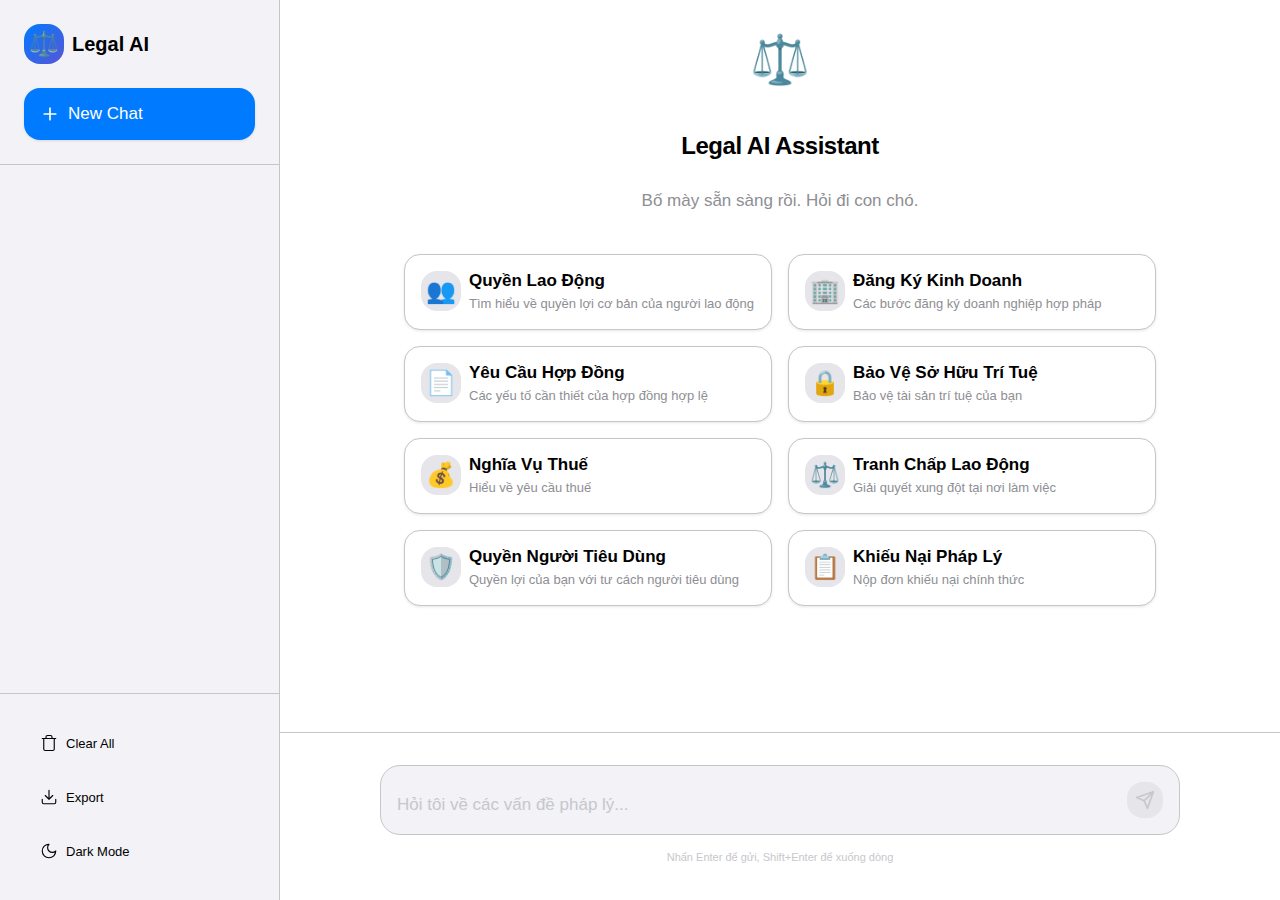
<file: static/index.html>
<!DOCTYPE html>
<html lang="vi">
<head>
    <meta charset="UTF-8">
    <meta name="viewport" content="width=device-width, initial-scale=1.0">
    <title>AI Legal Assistant</title>
    <link rel="stylesheet" href="/static/style.css">
    <link rel="icon" type="image/x-icon" href="/static/favicon.ico">
</head>
<body>
    <!-- Sidebar -->
    <aside class="sidebar">
        <div class="sidebar-header">
            <div class="logo">
                <div class="logo-icon">⚖️</div>
                <div class="logo-text">Legal AI</div>
            </div>
            <button class="new-chat-btn" id="new-chat-btn">
                <svg width="20" height="20" viewBox="0 0 24 24" fill="none" xmlns="http://www.w3.org/2000/svg">
                    <path d="M12 5v14M5 12h14" stroke="currentColor" stroke-width="2" stroke-linecap="round" stroke-linejoin="round"/>
                </svg>
                New Chat
            </button>
        </div>
        
        <div class="sidebar-content">
            <div class="chat-history" id="chat-list">
                <!-- Chat items will be populated here -->
            </div>
        </div>
        
        <div class="sidebar-footer">
            <div class="sidebar-actions">
                <button class="action-btn" id="clear-history-btn">
                    <svg width="18" height="18" viewBox="0 0 24 24" fill="none" xmlns="http://www.w3.org/2000/svg">
                        <path d="M3 6h18M8 6V4a2 2 0 0 1 2-2h4a2 2 0 0 1 2 2v2m3 0v14a2 2 0 0 1-2 2H7a2 2 0 0 1-2-2V6h14Z" stroke="currentColor" stroke-width="1.5" stroke-linecap="round" stroke-linejoin="round"/>
                    </svg>
                    Clear All
                </button>
                <button class="action-btn" id="export-chat-btn">
                    <svg width="18" height="18" viewBox="0 0 24 24" fill="none" xmlns="http://www.w3.org/2000/svg">
                        <path d="M21 15v4a2 2 0 0 1-2 2H5a2 2 0 0 1-2-2v-4M7 10l5 5 5-5M12 15V3" stroke="currentColor" stroke-width="1.5" stroke-linecap="round" stroke-linejoin="round"/>
                    </svg>
                    Export
                </button>
                <button class="action-btn" id="dark-mode-toggle">
                    <svg width="18" height="18" viewBox="0 0 24 24" fill="none" xmlns="http://www.w3.org/2000/svg">
                        <path d="M12 3a6 6 0 0 0 9 9 9 9 0 1 1-9-9Z" stroke="currentColor" stroke-width="1.5" stroke-linecap="round" stroke-linejoin="round"/>
                    </svg>
                    Dark Mode
                </button>
            </div>
        </div>
    </aside>

    <!-- Main Content -->
    <main class="main">
        <div class="chat-container">
            <!-- Welcome Screen -->
            <div class="welcome-container" id="welcome-container">
                <div class="welcome-content">
                    <div class="welcome-icon">⚖️</div>
                    <h1>Legal AI Assistant</h1>
                    <p>Bố mày sẵn sàng rồi. Hỏi đi con chó.</p>
                    
                    <div class="suggestions-grid">
                        <button class="suggestion-card" data-suggestion="Quyền lợi cơ bản của người lao động tại Việt Nam là gì?">
                            <div class="suggestion-icon">👥</div>
                            <div class="suggestion-content">
                                <h3>Quyền Lao Động</h3>
                                <p>Tìm hiểu về quyền lợi cơ bản của người lao động</p>
                            </div>
                        </button>
                        
                        <button class="suggestion-card" data-suggestion="Thủ tục đăng ký kinh doanh tại Việt Nam như thế nào?">
                            <div class="suggestion-icon">🏢</div>
                            <div class="suggestion-content">
                                <h3>Đăng Ký Kinh Doanh</h3>
                                <p>Các bước đăng ký doanh nghiệp hợp pháp</p>
                            </div>
                        </button>
                        
                        <button class="suggestion-card" data-suggestion="Những yêu cầu để có một hợp đồng hợp lệ là gì?">
                            <div class="suggestion-icon">📄</div>
                            <div class="suggestion-content">
                                <h3>Yêu Cầu Hợp Đồng</h3>
                                <p>Các yếu tố cần thiết của hợp đồng hợp lệ</p>
                            </div>
                        </button>
                        
                        <button class="suggestion-card" data-suggestion="Làm thế nào để bảo vệ quyền sở hữu trí tuệ?">
                            <div class="suggestion-icon">🔒</div>
                            <div class="suggestion-content">
                                <h3>Bảo Vệ Sở Hữu Trí Tuệ</h3>
                                <p>Bảo vệ tài sản trí tuệ của bạn</p>
                            </div>
                        </button>
                        
                        <button class="suggestion-card" data-suggestion="Nghĩa vụ thuế đối với doanh nghiệp nhỏ là gì?">
                            <div class="suggestion-icon">💰</div>
                            <div class="suggestion-content">
                                <h3>Nghĩa Vụ Thuế</h3>
                                <p>Hiểu về yêu cầu thuế</p>
                            </div>
                        </button>
                        
                        <button class="suggestion-card" data-suggestion="Cách xử lý tranh chấp lao động như thế nào?">
                            <div class="suggestion-icon">⚖️</div>
                            <div class="suggestion-content">
                                <h3>Tranh Chấp Lao Động</h3>
                                <p>Giải quyết xung đột tại nơi làm việc</p>
                            </div>
                        </button>
                        
                        <button class="suggestion-card" data-suggestion="Luật bảo vệ người tiêu dùng quy định như thế nào?">
                            <div class="suggestion-icon">🛡️</div>
                            <div class="suggestion-content">
                                <h3>Quyền Người Tiêu Dùng</h3>
                                <p>Quyền lợi của bạn với tư cách người tiêu dùng</p>
                            </div>
                        </button>
                        
                        <button class="suggestion-card" data-suggestion="Cách nộp đơn khiếu nại pháp lý như thế nào?">
                            <div class="suggestion-icon">📋</div>
                            <div class="suggestion-content">
                                <h3>Khiếu Nại Pháp Lý</h3>
                                <p>Nộp đơn khiếu nại chính thức</p>
                            </div>
                        </button>
                    </div>
                </div>
            </div>

            <!-- Chat Messages -->
            <div class="chat-messages" id="chat-messages">
                <!-- Messages will be added here -->
            </div>
        </div>

        <!-- Input Container -->
        <div class="input-container">
            <div class="input-wrapper">
                <div class="input-box">
                    <textarea 
                        id="chat-input" 
                        placeholder="Hỏi tôi về các vấn đề pháp lý..."
                        rows="1"
                    ></textarea>
                    <button class="send-button" id="send-button" disabled>
                        <svg width="20" height="20" viewBox="0 0 24 24" fill="none" xmlns="http://www.w3.org/2000/svg">
                            <path d="M22 2L11 13M22 2l-7 20-4-9-9-4 20-7z" stroke="currentColor" stroke-width="2" stroke-linecap="round" stroke-linejoin="round"/>
                        </svg>
                    </button>
                </div>
                <div class="input-footer">
                    <span class="input-hint">Nhấn Enter để gửi, Shift+Enter để xuống dòng</span>
                </div>
            </div>
        </div>

        <!-- Rating Panel -->
        <div class="rating-panel" id="rating-panel" style="display: none;">
            <div class="rating-content">
                <div class="rating-text">Bạn có hài lòng với câu trả lời này không?</div>
                <div class="rating-stars">
                    <span class="star" data-rating="1">★</span>
                    <span class="star" data-rating="2">★</span>
                    <span class="star" data-rating="3">★</span>
                    <span class="star" data-rating="4">★</span>
                    <span class="star" data-rating="5">★</span>
                </div>
            </div>
        </div>
    </main>

    <!-- Sidebar Toggle for Mobile -->
    <button class="sidebar-toggle" id="sidebar-toggle">
        <svg width="20" height="20" viewBox="0 0 24 24" fill="none" xmlns="http://www.w3.org/2000/svg">
            <path d="M3 12h18M3 6h18M3 18h18" stroke="currentColor" stroke-width="2" stroke-linecap="round" stroke-linejoin="round"/>
        </svg>
    </button>

    <!-- Chat Rename Modal -->
    <div class="modal-overlay" id="rename-modal" style="display: none;">
        <div class="modal-content">
            <h3>Đổi Tên Cuộc Trò Chuyện</h3>
            <input type="text" id="rename-input" placeholder="Nhập tên mới">
            <div class="modal-actions">
                <button class="modal-btn secondary" id="cancel-rename">Hủy</button>
                <button class="modal-btn primary" id="save-rename">Lưu</button>
            </div>
        </div>
    </div>

    <script src="/static/chat.js"></script>
    <script src="/static/sidebar-toggle.js"></script>
</body>
</html>
</file>
<file: static/style.css>
/* Apple-inspired Design System */
:root {
    /* Colors */
    --primary-color: #007AFF;
    --secondary-color: #5856D6;
    --success-color: #34C759;
    --warning-color: #FF9500;
    --error-color: #FF3B30;
    
    /* Neutral Colors */
    --background-primary: #ffffff;
    --background-secondary: #f2f2f7;
    --background-tertiary: #e5e5ea;
    --background-elevated: #ffffff;
    
    --text-primary: #000000;
    --text-secondary: #8e8e93;
    --text-tertiary: #c7c7cc;
    
    --border-color: #c6c6c8;
    --separator-color: #c6c6c8;
    
    /* Typography */
    --font-family: -apple-system, BlinkMacSystemFont, 'SF Pro Display', 'SF Pro Text', 'Helvetica Neue', Arial, sans-serif;
    --font-size-xs: 11px;
    --font-size-sm: 13px;
    --font-size-base: 17px;
    --font-size-lg: 20px;
    --font-size-xl: 24px;
    --font-size-2xl: 34px;
    
    /* Spacing */
    --spacing-xs: 4px;
    --spacing-sm: 8px;
    --spacing-md: 16px;
    --spacing-lg: 24px;
    --spacing-xl: 32px;
    --spacing-2xl: 48px;
    
    /* Border Radius */
    --radius-sm: 6px;
    --radius-md: 10px;
    --radius-lg: 16px;
    --radius-xl: 20px;
    
    /* Shadows */
    --shadow-sm: 0 1px 3px rgba(0, 0, 0, 0.1);
    --shadow-md: 0 4px 12px rgba(0, 0, 0, 0.15);
    --shadow-lg: 0 8px 24px rgba(0, 0, 0, 0.2);
    
    /* Transitions */
    --transition-fast: 0.15s ease;
    --transition-normal: 0.25s ease;
    --transition-slow: 0.35s ease;
}

/* Dark Mode Variables */
[data-theme="dark"] {
    --background-primary: #000000;
    --background-secondary: #1c1c1e;
    --background-tertiary: #2c2c2e;
    --background-elevated: #1c1c1e;
    
    --text-primary: #ffffff;
    --text-secondary: #8e8e93;
    --text-tertiary: #48484a;
    
    --border-color: #38383a;
    --separator-color: #38383a;
}

/* Reset and Base Styles */
* {
    margin: 0;
    padding: 0;
    box-sizing: border-box;
}

html, body {
    height: 100%;
    font-family: var(--font-family);
    font-size: var(--font-size-base);
    line-height: 1.5;
    background-color: var(--background-primary);
    color: var(--text-primary);
    overflow: hidden;
    -webkit-font-smoothing: antialiased;
    -moz-osx-font-smoothing: grayscale;
}

/* Sidebar Styles */
.sidebar {
    position: fixed;
    top: 0;
    left: 0;
    width: 280px;
    height: 100vh;
    background-color: var(--background-secondary);
    border-right: 1px solid var(--separator-color);
    display: flex;
    flex-direction: column;
    z-index: 1000;
    transition: transform var(--transition-normal);
}

.sidebar.closed {
    transform: translateX(-100%);
}

.sidebar-header {
    padding: var(--spacing-lg);
    border-bottom: 1px solid var(--separator-color);
}

.logo {
    display: flex;
    align-items: center;
    gap: var(--spacing-sm);
    margin-bottom: var(--spacing-lg);
}

.logo-icon {
    font-size: 24px;
    width: 40px;
    height: 40px;
    background: linear-gradient(135deg, var(--primary-color), var(--secondary-color));
    border-radius: var(--radius-lg);
    display: flex;
    align-items: center;
    justify-content: center;
    color: white;
    font-weight: 600;
}

.logo-text {
    font-size: var(--font-size-lg);
    font-weight: 600;
    color: var(--text-primary);
}

.new-chat-btn {
    width: 100%;
    display: flex;
    align-items: center;
    gap: var(--spacing-sm);
    padding: var(--spacing-md);
    background-color: var(--primary-color);
    border: none;
    border-radius: var(--radius-lg);
    color: white;
    font-size: var(--font-size-base);
    font-weight: 500;
    cursor: pointer;
    transition: all var(--transition-fast);
    box-shadow: var(--shadow-sm);
}

.new-chat-btn:hover {
    background-color: #0056CC;
    transform: translateY(-1px);
    box-shadow: var(--shadow-md);
}

.new-chat-btn:active {
    transform: translateY(0);
}

.sidebar-content {
    flex: 1;
    overflow-y: auto;
    padding: var(--spacing-md);
}

.chat-history {
    display: flex;
    flex-direction: column;
    gap: var(--spacing-xs);
}

.chat-item {
    display: flex;
    align-items: center;
    gap: var(--spacing-sm);
    padding: var(--spacing-md);
    border-radius: var(--radius-md);
    cursor: pointer;
    color: var(--text-primary);
    font-size: var(--font-size-sm);
    transition: all var(--transition-fast);
    position: relative;
    min-height: 48px;
}

.chat-item:hover {
    background-color: var(--background-tertiary);
}

.chat-item:hover .chat-item-actions {
    opacity: 1;
}

.chat-item.active {
    background-color: var(--primary-color);
    color: white;
}

.chat-item-content {
    flex: 1;
    display: flex;
    flex-direction: column;
    gap: 2px;
    overflow: hidden;
}

.chat-item-title {
    font-size: var(--font-size-sm);
    color: inherit;
    overflow: hidden;
    text-overflow: ellipsis;
    white-space: nowrap;
    line-height: 1.3;
    font-weight: 500;
}

.chat-item-time {
    font-size: var(--font-size-xs);
    color: var(--text-secondary);
    line-height: 1.2;
}

.chat-item.active .chat-item-time {
    color: rgba(255, 255, 255, 0.7);
}

.chat-item-actions {
    display: flex;
    gap: var(--spacing-xs);
    opacity: 0;
    transition: opacity var(--transition-fast);
}

.chat-item-action {
    width: 24px;
    height: 24px;
    display: flex;
    align-items: center;
    justify-content: center;
    border-radius: var(--radius-sm);
    cursor: pointer;
    color: var(--text-secondary);
    transition: all var(--transition-fast);
}

.chat-item-action:hover {
    background-color: var(--background-tertiary);
    color: var(--text-primary);
}

.chat-item-action svg {
    width: 16px;
    height: 16px;
}

.sidebar-footer {
    padding: var(--spacing-lg);
    border-top: 1px solid var(--separator-color);
}

.sidebar-actions {
    display: flex;
    flex-direction: column;
    gap: var(--spacing-xs);
}

.action-btn {
    display: flex;
    align-items: center;
    gap: var(--spacing-sm);
    padding: var(--spacing-md);
    background-color: transparent;
    border: none;
    border-radius: var(--radius-md);
    color: var(--text-primary);
    font-size: var(--font-size-sm);
    cursor: pointer;
    transition: all var(--transition-fast);
    text-align: left;
}

.action-btn:hover {
    background-color: var(--background-tertiary);
}

/* Main Content */
.main {
    margin-left: 280px;
    height: 100vh;
    display: flex;
    flex-direction: column;
    transition: margin-left var(--transition-normal);
}

.sidebar.closed ~ .main {
    margin-left: 0;
}

.chat-container {
    flex: 1;
    overflow-y: auto;
    display: flex;
    flex-direction: column;
}

.chat-messages {
    flex: 1;
    padding: 0;
}

/* Welcome Container */
.welcome-container {
    max-width: 800px;
    margin: 0 auto;
    padding: var(--spacing-lg) var(--spacing-lg);
    text-align: center;
}

.welcome-content {
    display: flex;
    flex-direction: column;
    align-items: center;
    gap: var(--spacing-md);
}

.welcome-icon {
    font-size: 48px;
    margin-bottom: var(--spacing-md);
}

.welcome-container h1 {
    font-size: var(--font-size-xl);
    font-weight: 700;
    margin-bottom: var(--spacing-sm);
    color: var(--text-primary);
    letter-spacing: -0.5px;
}

.welcome-container p {
    font-size: var(--font-size-base);
    color: var(--text-secondary);
    margin-bottom: var(--spacing-lg);
    max-width: 500px;
    line-height: 1.5;
}

.suggestions-grid {
    display: grid;
    grid-template-columns: repeat(auto-fit, minmax(280px, 1fr));
    gap: var(--spacing-md);
    width: 100%;
    max-width: 1200px;
}

.suggestion-card {
    display: flex;
    align-items: flex-start;
    gap: var(--spacing-sm);
    padding: var(--spacing-md);
    background-color: var(--background-elevated);
    border: 1px solid var(--border-color);
    border-radius: var(--radius-lg);
    color: var(--text-primary);
    font-size: var(--font-size-base);
    cursor: pointer;
    transition: all var(--transition-normal);
    text-align: left;
    width: 100%;
    box-shadow: var(--shadow-sm);
}

.suggestion-card:hover {
    background-color: var(--background-secondary);
    border-color: var(--primary-color);
    transform: translateY(-2px);
    box-shadow: var(--shadow-md);
}

.suggestion-icon {
    font-size: 24px;
    flex-shrink: 0;
    width: 40px;
    height: 40px;
    background-color: var(--background-tertiary);
    border-radius: var(--radius-lg);
    display: flex;
    align-items: center;
    justify-content: center;
}

.suggestion-content {
    flex: 1;
    display: flex;
    flex-direction: column;
    gap: var(--spacing-xs);
}

.suggestion-content h3 {
    font-size: var(--font-size-base);
    font-weight: 600;
    color: var(--text-primary);
    margin: 0;
}

.suggestion-content p {
    font-size: var(--font-size-sm);
    color: var(--text-secondary);
    margin: 0;
    line-height: 1.4;
}

/* Message Styles */
.message {
    display: flex;
    padding: var(--spacing-xl);
    border-bottom: 1px solid var(--separator-color);
}

.message.user {
    background-color: var(--background-primary);
}

.message.ai {
    background-color: var(--background-secondary);
}

.message-content {
    max-width: 800px;
    margin: 0 auto;
    width: 100%;
    display: flex;
    gap: var(--spacing-lg);
}

.message-avatar {
    width: 36px;
    height: 36px;
    border-radius: var(--radius-lg);
    display: flex;
    align-items: center;
    justify-content: center;
    font-size: var(--font-size-base);
    font-weight: 600;
    flex-shrink: 0;
}

.message.user .message-avatar {
    background: linear-gradient(135deg, var(--primary-color), var(--secondary-color));
    color: white;
}

.message.ai .message-avatar {
    background: linear-gradient(135deg, var(--success-color), #30D158);
    color: white;
}

.message-text {
    flex: 1;
    line-height: 1.6;
    font-size: var(--font-size-base);
    color: var(--text-primary);
    white-space: pre-wrap;
}

/* Input Container */
.input-container {
    padding: var(--spacing-xl);
    background-color: var(--background-primary);
    border-top: 1px solid var(--separator-color);
}

.input-wrapper {
    max-width: 800px;
    margin: 0 auto;
    position: relative;
}

.input-box {
    display: flex;
    align-items: flex-end;
    background-color: var(--background-secondary);
    border: 1px solid var(--border-color);
    border-radius: var(--radius-xl);
    padding: var(--spacing-md);
    position: relative;
    transition: all var(--transition-fast);
}

.input-box:focus-within {
    border-color: var(--primary-color);
    box-shadow: 0 0 0 3px rgba(0, 122, 255, 0.1);
}

#chat-input {
    flex: 1;
    background: transparent;
    border: none;
    color: var(--text-primary);
    font-size: var(--font-size-base);
    line-height: 1.5;
    resize: none;
    outline: none;
    font-family: inherit;
    max-height: 200px;
    min-height: 24px;
}

#chat-input::placeholder {
    color: var(--text-tertiary);
}

.send-button {
    background-color: var(--primary-color);
    border: none;
    border-radius: var(--radius-lg);
    width: 36px;
    height: 36px;
    display: flex;
    align-items: center;
    justify-content: center;
    cursor: pointer;
    transition: all var(--transition-fast);
    color: white;
    margin-left: var(--spacing-sm);
    box-shadow: var(--shadow-sm);
}

.send-button:hover:not(:disabled) {
    background-color: #0056CC;
    transform: scale(1.05);
    box-shadow: var(--shadow-md);
}

.send-button:disabled {
    background-color: var(--background-tertiary);
    color: var(--text-tertiary);
    cursor: not-allowed;
    transform: none;
    box-shadow: none;
}

.input-footer {
    margin-top: var(--spacing-sm);
    text-align: center;
}

.input-hint {
    font-size: var(--font-size-xs);
    color: var(--text-tertiary);
}

/* Rating Panel */
.rating-panel {
    padding: var(--spacing-xl);
    background-color: var(--background-primary);
    border-top: 1px solid var(--separator-color);
}

.rating-content {
    max-width: 800px;
    margin: 0 auto;
    text-align: center;
}

.rating-text {
    font-size: var(--font-size-sm);
    color: var(--text-secondary);
    margin-bottom: var(--spacing-md);
}

.rating-stars {
    display: flex;
    justify-content: center;
    gap: var(--spacing-sm);
}

.star {
    font-size: 24px;
    color: var(--background-tertiary);
    cursor: pointer;
    transition: all var(--transition-fast);
}

.star:hover,
.star.active {
    color: var(--warning-color);
    transform: scale(1.1);
}

/* Sidebar Toggle */
.sidebar-toggle {
    position: fixed;
    top: var(--spacing-lg);
    left: var(--spacing-lg);
    width: 44px;
    height: 44px;
    background-color: var(--background-elevated);
    border: 1px solid var(--border-color);
    border-radius: var(--radius-lg);
    color: var(--text-primary);
    cursor: pointer;
    display: none;
    align-items: center;
    justify-content: center;
    z-index: 1001;
    transition: all var(--transition-fast);
    box-shadow: var(--shadow-md);
}

.sidebar-toggle:hover {
    background-color: var(--background-secondary);
    transform: scale(1.05);
}

/* Modal Styles */
.modal-overlay {
    position: fixed;
    top: 0;
    left: 0;
    right: 0;
    bottom: 0;
    background-color: rgba(0, 0, 0, 0.5);
    display: flex;
    align-items: center;
    justify-content: center;
    z-index: 2000;
    backdrop-filter: blur(10px);
}

.modal-content {
    background-color: var(--background-elevated);
    border-radius: var(--radius-xl);
    padding: var(--spacing-xl);
    width: 90%;
    max-width: 400px;
    box-shadow: var(--shadow-lg);
}

.modal-content h3 {
    font-size: var(--font-size-lg);
    font-weight: 600;
    color: var(--text-primary);
    margin-bottom: var(--spacing-lg);
}

.modal-content input {
    width: 100%;
    padding: var(--spacing-md);
    background-color: var(--background-secondary);
    border: 1px solid var(--border-color);
    border-radius: var(--radius-md);
    color: var(--text-primary);
    font-size: var(--font-size-base);
    margin-bottom: var(--spacing-lg);
    transition: all var(--transition-fast);
}

.modal-content input:focus {
    outline: none;
    border-color: var(--primary-color);
    box-shadow: 0 0 0 3px rgba(0, 122, 255, 0.1);
}

.modal-actions {
    display: flex;
    gap: var(--spacing-sm);
    justify-content: flex-end;
}

.modal-btn {
    padding: var(--spacing-sm) var(--spacing-lg);
    border-radius: var(--radius-md);
    font-size: var(--font-size-base);
    font-weight: 500;
    cursor: pointer;
    transition: all var(--transition-fast);
    border: none;
}

.modal-btn.secondary {
    background-color: var(--background-secondary);
    color: var(--text-primary);
}

.modal-btn.secondary:hover {
    background-color: var(--background-tertiary);
}

.modal-btn.primary {
    background-color: var(--primary-color);
    color: white;
}

.modal-btn.primary:hover {
    background-color: #0056CC;
}

/* Typing Animation */
.typing-dots {
    display: flex;
    gap: var(--spacing-xs);
    align-items: center;
}

.typing-dots span {
    width: 8px;
    height: 8px;
    background-color: var(--text-secondary);
    border-radius: 50%;
    animation: typing-bounce 1.4s infinite ease-in-out;
}

.typing-dots span:nth-child(1) {
    animation-delay: -0.32s;
}

.typing-dots span:nth-child(2) {
    animation-delay: -0.16s;
}

@keyframes typing-bounce {
    0%, 80%, 100% {
        transform: scale(0);
    }
    40% {
        transform: scale(1);
    }
}

/* Scrollbar */
::-webkit-scrollbar {
    width: 8px;
}

::-webkit-scrollbar-track {
    background: transparent;
}

::-webkit-scrollbar-thumb {
    background-color: var(--background-tertiary);
    border-radius: 4px;
}

::-webkit-scrollbar-thumb:hover {
    background-color: var(--border-color);
}

/* Responsive Design */
@media (max-width: 768px) {
    .sidebar {
        transform: translateX(-100%);
    }
    
    .sidebar.open {
        transform: translateX(0);
    }
    
    .main {
        margin-left: 0;
    }
    
    .sidebar-toggle {
        display: flex;
    }
    
    .welcome-container {
        padding: var(--spacing-xl) var(--spacing-md);
    }
    
    .suggestions-grid {
        grid-template-columns: 1fr;
        gap: var(--spacing-md);
    }
    
    .input-container {
        padding: var(--spacing-lg);
    }
    
    .message {
        padding: var(--spacing-lg);
    }
    
    .message-content {
        gap: var(--spacing-md);
    }
    
    .suggestion-card {
        padding: var(--spacing-md);
    }
}

/* Theme Toggle Animation */
[data-theme="dark"] .sidebar-toggle svg {
    transform: rotate(180deg);
}

/* Focus States */
button:focus-visible,
input:focus-visible,
textarea:focus-visible {
    outline: 2px solid var(--primary-color);
    outline-offset: 2px;
}

/* Loading States */
.loading {
    opacity: 0.6;
    pointer-events: none;
}

/* Accessibility */
@media (prefers-reduced-motion: reduce) {
    * {
        animation-duration: 0.01ms !important;
        animation-iteration-count: 1 !important;
        transition-duration: 0.01ms !important;
    }
}
</file>
